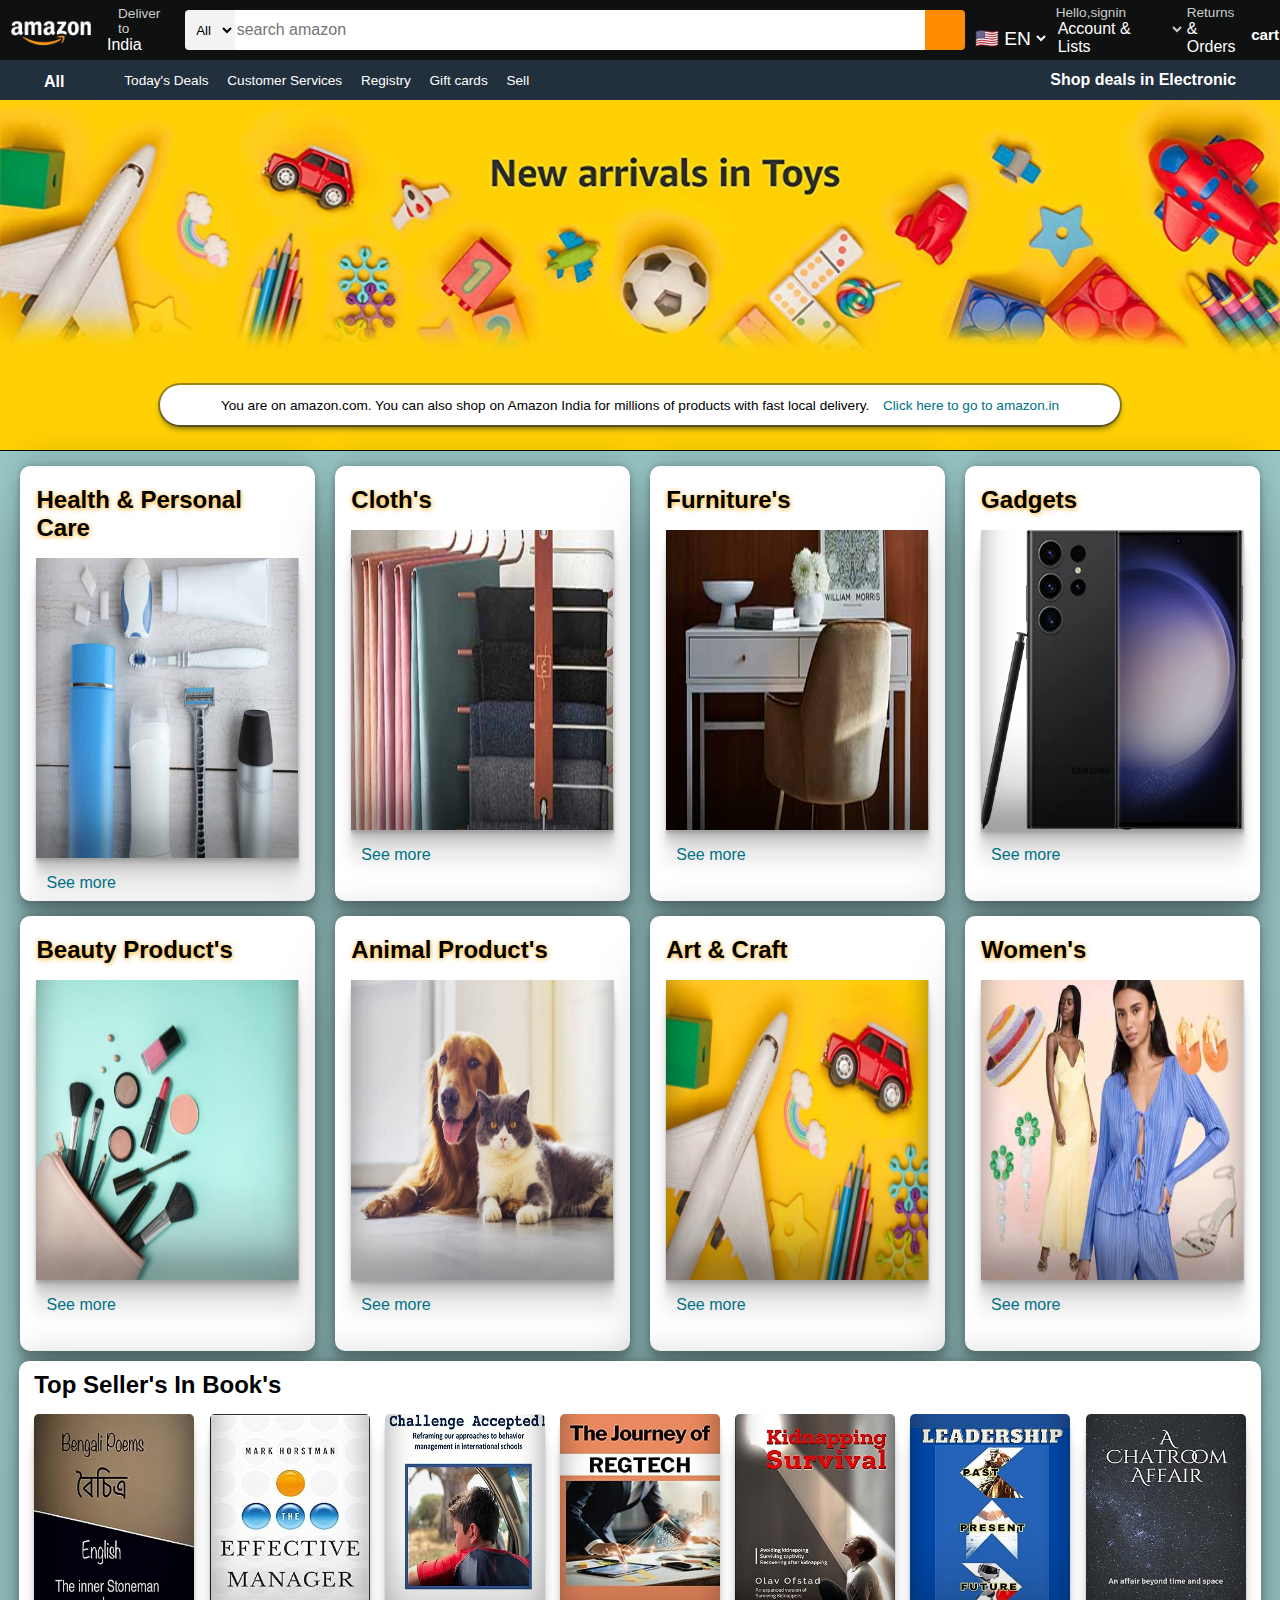
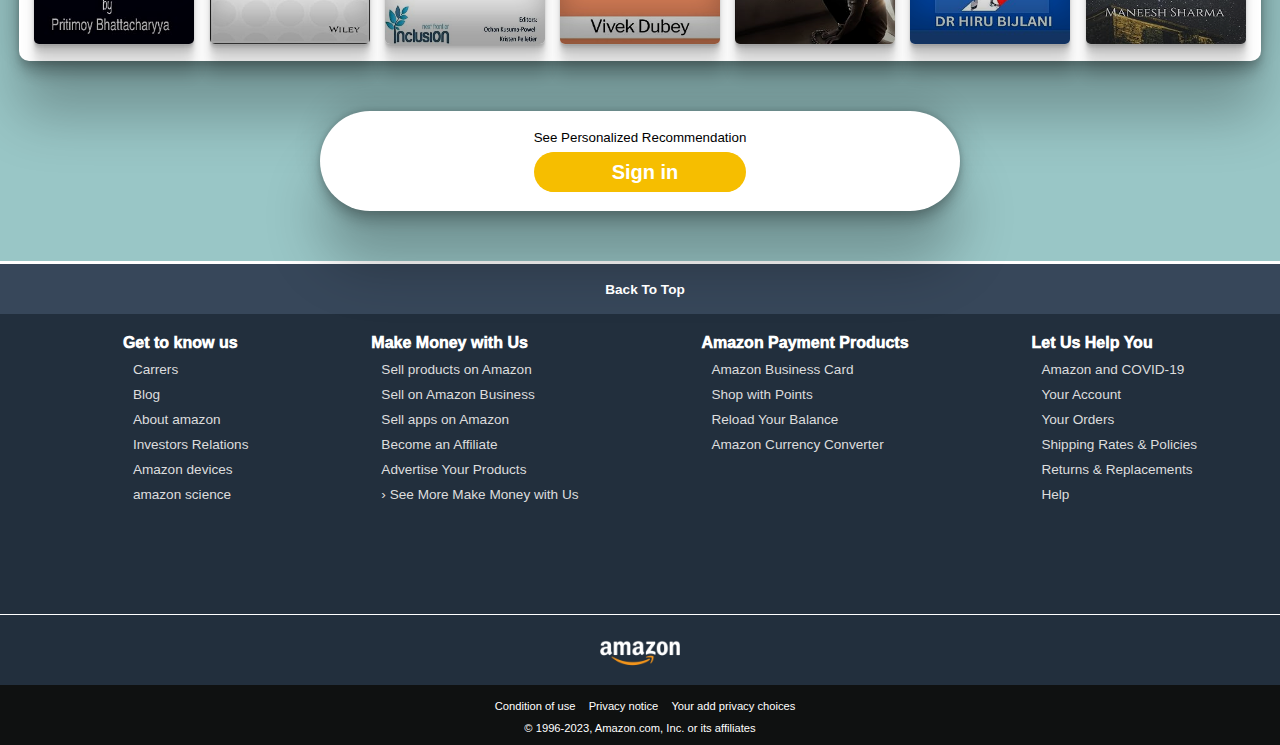
<file: index.html>
<!DOCTYPE html>
<html lang="en">
<head>
    <meta charset="UTF-8">
    <meta name="viewport" content="width=device-width, initial-scale=1.0">
    <title>amazon</title>
    <link rel="stylesheet" href="https://cdnjs.cloudflare.com/ajax/libs/font-awesome/6.4.2/css/all.min.css" integrity="sha512-z3gLpd7yknf1YoNbCzqRKc4qyor8gaKU1qmn+CShxbuBusANI9QpRohGBreCFkKxLhei6S9CQXFEbbKuqLg0DA==" crossorigin="anonymous" referrerpolicy="no-referrer" />
    <link rel="stylesheet" href="style.css">
</head>
<body>
    <header>
        <!-- navbar1 -->
        <div class="navbar">
            <div class="nav-logo border">
                <div class="logo"></div>
            </div>
            <div class="nav-address border">
                <p class="add-first">Deliver to</p>
                <div class="add-icon">
                    <i class="fa-solid fa-location-dot"></i> <!-- icon location-->
                    <p class="add-sec">India</p>
                </div>
            </div>
            <div class="nav-search">
                <select class="search-select">
                    <option>All</option>
                    <option>Toys</option>
                    <option>Baby</option>
                    <option>Electronics</option>
                    <option>Mens</option>
                    <option>Home&Kitchen</option>
                    <option>Movies</option>
                    <option>Software</option>
                    <option>Smartphones & Tablets</option>
                    <option>Laptops</option>
                    <option>Gadgets</option>
                    <option>Tshirts</option>
                    <option>Suits</option>
                    <option>Watches</option>
                    <option>Sports</option>
                    <option>Machine</option>
                    <option>Chairs</option>
                    <option>Board</option>
                    <option>Cars</option>
                </select>
                <input placeholder="search amazon" class="search-input">
                <div class="search-icon">
                    <i class="fa-solid fa-magnifying-glass"></i>
                </div>
            </div>
           <div class="search-lang border">
                <select class="choose-lang">
                <option value="English">🇺🇸 EN</option>
                <option value="Hindi">🇮🇳 HN</option>
                <option value="Canada">🇨🇦 CN</option>
                <option value="Porteguse">🇵🇹 PR</option>
              </select>
           </div>
         <div class="search-signin border">
            <p class="text1">Hello,signin</p>
            <div class="add-acc">
                <i class="fa-regular fa-user"></i>
                <p class="text2">Account & Lists</p>
                <div class="arrow">
                    <select class="choose-acc">
                        <option></option>
                    </select>
                </div>
            </div>
         </div>
            <div class="search-return border">
                <p class="text3">Returns</p>
                <p class="text4">& Orders</p>
            </div>
            <div class="nav-cart border">
                <i class="fa-solid fa-cart-shopping"></i>
                cart
            </div>
        </div> 


<!--                                   pannel                           -->


        <div class="pannel">
            <div class="pannel-all border">
                <i class="fa-solid fa-bars-staggered"></i>
                All
            </div>
            <div class="pannel-ops border">
                <p>Today's Deals</p>
                <p>Customer Services</p>
                <p>Registry</p>
                <p>Gift cards</p>
                <p>Sell</p>
            </div>
            <div class="pannel-deals border">
                Shop deals in Electronic
            </div>
        </div>
    </header>

    <!-- hero section -->
    <div class="hero-section">
        <div class="hero-msg">
            <p>You are on amazon.com. You can also shop on Amazon India for millions of products with fast local delivery. <a href="https://www.amazon.in" target="_main">Click here to go to amazon.in</a></p>
        </div>
    </div>


    <!-- shop section -->
    <div class="shop-sec">
        <div class=" box">
            <div class="box-content">
                <h2>Health & Personal Care</h2>
             <div class="box-img1" style="background-image: url('box2_image.jpg');"></div>
             <p><a href="">See more</a></p>
            </div>
        </div>
        <div class=" box">
            <div class="box-content">
                <h2>Cloth's</h2>
             <div class="box-img2" style="background-image: url('box1_image.jpg');"></div>
             <p><a href="">See more</a></p>
            </div>
        </div>
        <div class=" box">
            <div class="box-content">
                <h2>Furniture's</h2>
             <div class="box-img3" style="background-image: url('box3_image.jpg');"></div>
             <p><a href="">See more</a></p>
            </div>
        </div>
        <div class=" box">
            <div class="box-content">
                <h2>Gadgets</h2>
             <div class="box-img4" style="background-image: url('box4_image.jpg');"></div>
             <p><a href="">See more</a></p>
            </div>
        </div>
        <div class=" box">
            <div class="box-content">
                <h2>Beauty Product's</h2>
             <div class="box-img5" style="background-image: url('box5_image.jpg');"></div>
             <p><a href="">See more</a></p>
            </div>
        </div>
        <div class=" box">
            <div class="box-content">
                <h2>Animal Product's</h2>
             <div class="box-img6" style="background-image: url('box6_image.jpg');"></div>
             <p><a href="">See more</a></p>
            </div>
        </div>
        <div class=" box">
            <div class="box-content">
                <h2>Art & Craft</h2>
             <div class="box-img7" style="background-image: url('box7_image.jpg');"></div>
             <p><a href="">See more</a></p>
            </div>
        </div>
        <div class=" box">
            <div class="box-content">
                <h2>Women's</h2>
             <div class="box-img8" style="background-image: url('box8_image.jpg');"></div>
             <p><a href="">See more</a></p>
            </div>
        </div>
        <div class="books">
            <div class="book-text"><h2>Top Seller's In Book's</h2></div>
            <div class="images ">
             <div class="book-img" style="background-image: url('b1.jpeg');"></div>
             <div class="book-img" style="background-image: url('b2.jpeg');"></div>
             <div class="book-img" style="background-image: url('b3.jpeg');"></div>
             <div class="book-img" style="background-image: url('b4.jpeg');"></div>
             <div class="book-img" style="background-image: url('b5.jpeg');"></div>
             <div class="book-img" style="background-image: url('b6.jpeg');"></div>
             <div class="book-img" style="background-image: url('b7.jpeg');"></div>
            </div>
            
        </div>
    </div>
    <div class="sign-in">
        <div class="in">
          <div class="sign-txt"><small>See Personalized Recommendation</small></div>
          <div class="sign">
           <button><div class="click"><a href="signin.html/" target="_main">Sign in</a></div></button>
         </div>
       </div>
    </div>

    <!-- footer -->

    <footer>
        <div class="footpannel-1">
            <a href="">Back To Top</a>
        </div>
        <div class="footpannel-2">
            <ul>
                <p>Get to know us</p>
                <a href="">Carrers</a>
                <a href="">Blog</a>
                <a href="">About amazon</a>
                <a href="">Investors Relations</a>
                <a href="">Amazon devices</a>
                <a href="">amazon science</a>
            </ul>
            <ul>
                <p>Make Money with Us</p>
                <a href="">Sell products on Amazon</a>
                <a href="">Sell on Amazon Business</a>
                <a href="">Sell apps on Amazon</a>
                <a href="">Become an Affiliate</a>
                <a href="">Advertise Your Products</a>
                <a href="">› See More Make Money with Us</a>
            </ul>
            <ul>
                <p> Amazon Payment Products</p>
                <a href="">Amazon Business Card</a>
                <a href="">Shop with Points</a>
                <a href="">Reload Your Balance</a>
                <a href="">Amazon Currency Converter</a>
            </ul>
            <ul>
                <p> Let Us Help You</p>
                <a href="">Amazon and COVID-19</a>
                <a href="">Your Account</a>
                <a href="">Your Orders</a>
                <a href="">Shipping Rates & Policies</a>
                <a href="">Returns & Replacements</a>
                <a href="">Help</a>
            </ul>
        </div>
        <div class="footpannel-3">
            <div class="logo"></div>
        </div>
        <div class="footpannel-4">
            <div class="pages">
                <a href="">Condition of use</a>
                <a href="">Privacy notice</a>
                <a href="">Your add privacy choices</a>
            </div>
            <div class="copyright">
                © 1996-2023, Amazon.com, Inc. or its affiliates
            </div>
        </div>
    </footer>

</body>
</html>
</file>
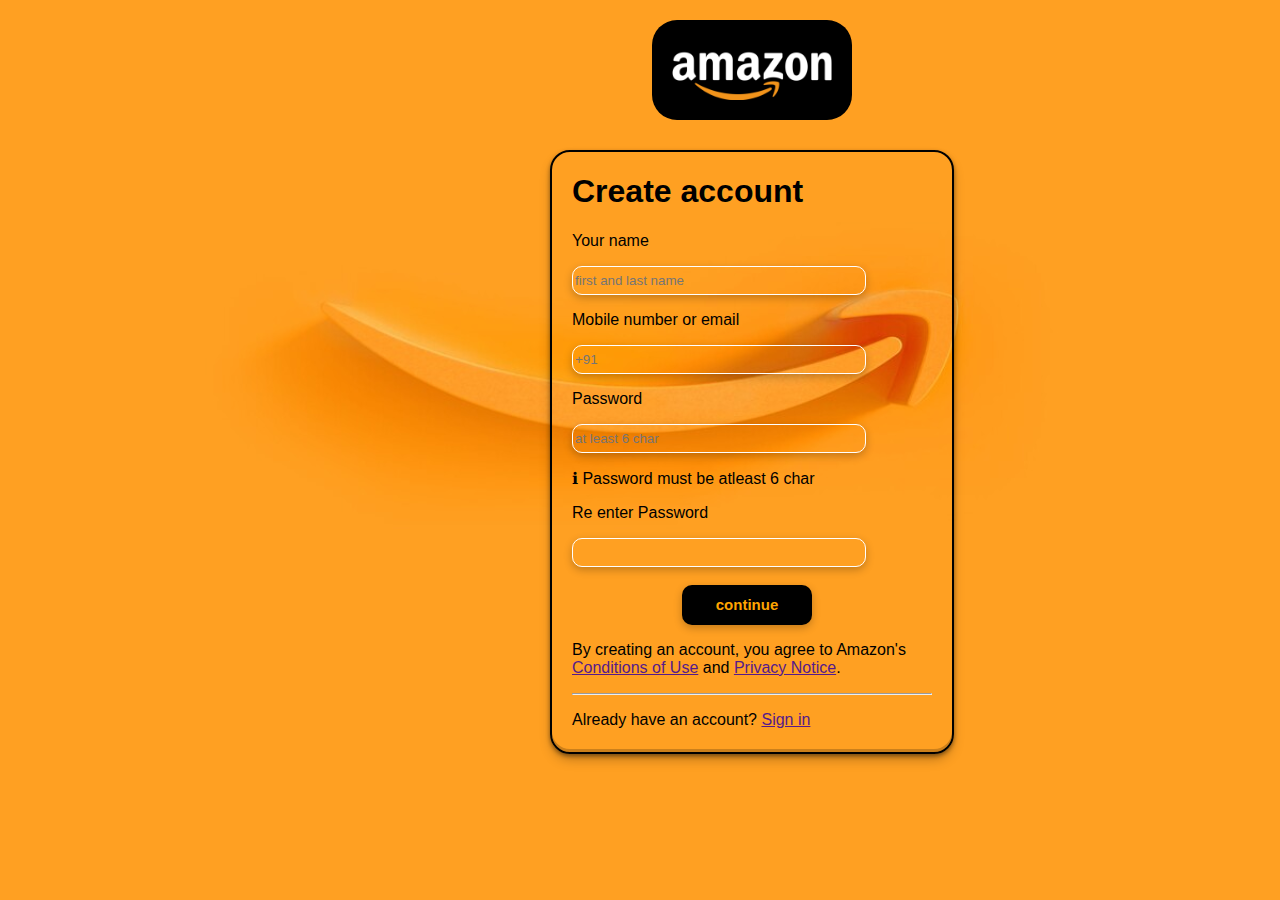
<file: signin.html/index.html>
<!DOCTYPE html>
<html lang="en">
<head>
    <meta charset="UTF-8">
    <meta name="viewport" content="width=device-width, initial-scale=1.0">
    <title>sign in</title>
    <link rel="stylesheet" href="style2.css">
    
</head>
<body>
  <div class="nav-logo border">
    <div class="logo"></div>
  </div>

  <div class="box">
    <div class="container">
      <h1>Create account</h1>
      <p>Your name</p>
      <input placeholder="first and last name" class="search-input">
      <p>Mobile number or email</p>
      <input placeholder="+91" class="search-input">
      <p>Password</p>
      <input placeholder="at least 6 char" class="search-input">
      <p>ℹ︎ Password must be atleast 6 char</p>
      <p>Re enter Password</p>
      <input placeholder="" class="search-input">
      <br><br>
      <button>continue</button>
      <p>By creating an account, you agree to Amazon's <a href="">Conditions of Use</a>  and  <a href=""> Privacy Notice</a>.</p>
      <hr>
      <p>Already have an account? <a href="">Sign in</a></p>
    </div>
  </div>
</body>
</html>
</file>
<file: style.css>
*{
    margin: 0;
    font-family: Arial;
    border: border-box;
}
.navbar{
    height: 60px;
    background-color: #0f1111;
    color: white;
    display: flex;
    align-items: center;
    justify-content: space-evenly;
}
/*logo*/
.nav-logo{
    height: 50px;
    width: 100px; 
}
.logo{
    background-image: url(amazon_logo.png);
    background-size: cover;
    height: 50px;
    width: 100%;
    animation: moving 2s infinite linear  ;
}
@keyframes moving{
    0%{
        transform: translate(0px);
    }
    50%{
        transform: translate(10px);
    }
    100%{
        transform: translate(0px);
    }
}

.border{
    border: 1.5px solid transparent;
}
.border:hover{
    border: 1.5px solid white;
    border-radius: 5px;
}
 /* box2*/
.add-first{
    color: #cccccc;
    font-size: 0.85rem;  /*rem- auto size adjust acc to width*/
    margin-left: 15px;
}
.add-sec{
    font-size: 1rem;
    margin-left: 3px;
}
.add-icon{
    display: flex; /*to set in one line */
    align-items: center;
    margin-left: 1px;
}
 /* box 3 */
.nav-search{
    display: flex;
    justify-content: space-evenly;/*to space evenly*/
    /* align-items: center; */
    /* background-color: darkorange; */
    width: 800px;
    height: 40px;
    border-radius: 5px;
    margin-left: 10px; 
}
.nav-search:hover{
    border: 2px solid orange;
}
.search-select{
    background-color: #f3f3f3;
    width: 50px;
    text-align: center;
    border-top-left-radius:4px;
    border-bottom-left-radius:4px;
    border: none;
}
.search-input{
    width: 100%;
    font-size: 1rem;
    border: none;
}
.search-icon{
    width: 45px;
    border: none;
    display: flex;
    justify-content: center;
    align-items: center;
    font-size: 1.2rem;
    color: #0f1111;
    background-color: darkorange;
    border-top-right-radius:4px;
    border-bottom-right-radius:4px;

}
.search-icon i:hover{
    font-size: 20px;
    color: antiquewhite;
  }
  
.search-lang{
    display: flex;
    justify-content:space-evenly;
    align-items: end;
    background-color:#0f1111;
    width: 90px;
    height: 40px;
}
.choose-lang{
   background-color: #0f1111;
   color: white;  
   border: none;
   font-size: 1.2rem;
}
.add-acc{
    display: flex;
}
.choose-acc{
    background-color: #0f1111;
    color: #cccccc;
    border: none;
}
.text1{
    color: #cccccc;
    font-size: 0.85rem;
}
.text2{
    font-size: 1rem;
}
.fa-regular{
   font-size: 0.85rem;
   margin-top: 1.5px;
   margin-right: 2px;
   color:burlywood;
   animation: icon 0.8s ease-in-out 0s infinite normal ;
   animation-fill-mode: none;
}
@keyframes icon {
    from {
        color: burlywood;
    }
    to {
        color: #0f1111;
    }
}
.text3{
    color: #cccccc;
    font-size: 0.85rem;
}
.text4{
    font-size: 1rem;
}
.nav-cart i{
    font-size: 30px;
}
.nav-cart{
    font-size: 0.95rem;
    font-weight: 700;
}
/* pannel */
.pannel{
    height: 40px;
    background-color: #222f3d;
    display: flex;
    color: white;
    align-items: center;
    justify-content: space-evenly;
}
.pannel-ops p{
    display: inline;
    margin-left: 15px;
}
.pannel-ops{
    width: 70%;
    font-size: 0.85rem;
}
.pannel-deals{
    font-size: 0.95;
    font-weight: 700;
}
.pannel-all{
    font-weight: 700;
}
.pannel-all i{
    font-size: 20px;
}
/* hero section */
.hero-section{
    background-image: url(new.jpeg);
    height: 350px;
    background-size: cover;
    display: flex;
    justify-content: center;
    align-items: flex-end;
    animation: hero 3s ease-in-out  infinite ;
    animation-fill-mode: both;
    animation-play-state: running;
    animation-iteration-count: calc(infinite);
  
}
@keyframes hero{
    0%{background-image: url(new.jpeg);}
   
    50%{background-image: url(beauty.jpeg);}
  
    100%{background-image: url(game.jpeg);}
}

.hero-msg{
    box-shadow: rgba(6, 24, 44, 0.4) 0px 0px 0px 2px, rgba(6, 24, 44, 0.65) 0px 4px 6px -1px, rgba(255, 255, 255, 0.08) 0px 1px 0px inset;
    background-color: white;
    color: black;
    height: 40px;
    display: flex;
    align-items: center;
    justify-content: center;
    font-size: 0.85rem;
    width: 75%;
    margin-bottom: 25px;
    border-radius: 20px;
    animation:move 1s infinite  ease-in-out;
    animation-direction: alternate-reverse;
}
@keyframes move{
    0%{
        transform: translate(0px);
    }
    50%{
        transform: translate(10px);
    }
    100%{
        transform: translate(0px);
    }
}
.hero-msg:hover{
    background-color:black;
    color: white;
}
.hero-msg a{
    color: #007185;
    text-decoration: none;
}
.hero-msg a:hover{
    color: pink;
    text-decoration: underline;
}
/* shop sec */
.shop-sec{
    display: flex;
    flex-wrap: wrap;
    justify-content: space-evenly;
    background-color:rgba(0, 113, 113,0.4);
    border-top: 1px solid black;
}
.box{
    height: 400px;
    width: 23%;
    background-color: white;
    padding: 20px 0px 15px;
    margin-top: 15px;
    border-radius: 10px;
    box-shadow: rgba(0, 0, 0, 0.25) 0px 54px 55px, rgba(0, 0, 0, 0.12) 0px -12px 30px, rgba(0, 0, 0, 0.12) 0px 4px 6px, rgba(0, 0, 0, 0.17) 0px 12px 13px, rgba(0, 0, 0, 0.09) 0px -3px 5px;
}

.box-img1{
    height: 300px;
    background-size: 100% 100%;
    background-repeat: no-repeat;
    margin-top: 1rem;
    margin-bottom: 1rem;
    box-shadow: rgba(0, 0, 0, 0.17) 0px -23px 25px 0px inset, rgba(0, 0, 0, 0.15) 0px -36px 30px 0px inset, rgba(0, 0, 0, 0.1) 0px -79px 40px 0px inset, rgba(0, 0, 0, 0.06) 0px 2px 1px, rgba(0, 0, 0, 0.09) 0px 4px 2px, rgba(0, 0, 0, 0.09) 0px 8px 4px, rgba(0, 0, 0, 0.09) 0px 16px 8px, rgba(0, 0, 0, 0.09) 0px 32px 16px;
    animation: img1 3s ease-in-out calc(1) ;
    animation-delay: 1s;
}
@keyframes img1{
    from{background-image: url(box2_image.jpg);}
    to{background-image: url("https://img.freepik.com/premium-photo/skin-care-products-healthcare-procedures-concept-hygiene-cosmetic-healthy-lifestyle-spa_266732-20971.jpg");}
}
.box-img1:hover{
    border-radius: 20px;
    border: 1px solid black;
}
.box-img2{
    height: 300px;
    background-size: 100% 100%;
    background-repeat: no-repeat;
    margin-top: 1rem;
    margin-bottom: 1rem;
    box-shadow: rgba(0, 0, 0, 0.17) 0px -23px 25px 0px inset, rgba(0, 0, 0, 0.15) 0px -36px 30px 0px inset, rgba(0, 0, 0, 0.1) 0px -79px 40px 0px inset, rgba(0, 0, 0, 0.06) 0px 2px 1px, rgba(0, 0, 0, 0.09) 0px 4px 2px, rgba(0, 0, 0, 0.09) 0px 8px 4px, rgba(0, 0, 0, 0.09) 0px 16px 8px, rgba(0, 0, 0, 0.09) 0px 32px 16px;
    animation: img2 3s ease-in-out calc(1) ;
    animation-delay: 6s;
}
@keyframes img2{
    from{background-image: url(box1_image.jpg);}
    to{background-image: url("https://img.freepik.com/free-photo/cute-woman-bright-hat-purple-blouse-is-leaning-stand-with-dresses-posing-with-package-isolated-background_197531-17610.jpg");}
}
.box-img2:hover{
    border-radius: 20px;
    border: 1px solid black;
}
.box-img3{
    height: 300px;
    background-size: 100% 100%;
    background-repeat: no-repeat;
    margin-top: 1rem;
    margin-bottom: 1rem;
    box-shadow: rgba(0, 0, 0, 0.17) 0px -23px 25px 0px inset, rgba(0, 0, 0, 0.15) 0px -36px 30px 0px inset, rgba(0, 0, 0, 0.1) 0px -79px 40px 0px inset, rgba(0, 0, 0, 0.06) 0px 2px 1px, rgba(0, 0, 0, 0.09) 0px 4px 2px, rgba(0, 0, 0, 0.09) 0px 8px 4px, rgba(0, 0, 0, 0.09) 0px 16px 8px, rgba(0, 0, 0, 0.09) 0px 32px 16px;
    animation: img3 3s ease-in-out calc(1);
    animation-delay: 12s;
}
@keyframes img3{
    from{background-image: url(box3_image.jpg);}
    to{background-image: url("https://st4.depositphotos.com/1023934/37752/i/450/depositphotos_377527168-stock-photo-interior-design-modern-living-room.jpg");}
}
.box-img3:hover{
    border-radius: 20px;
    border: 1px solid black;
}
.box-img4{
    height: 300px;
    background-size: 100% 100%;
    background-repeat: no-repeat;
    margin-top: 1rem;
    margin-bottom: 1rem;
    box-shadow: rgba(0, 0, 0, 0.17) 0px -23px 25px 0px inset, rgba(0, 0, 0, 0.15) 0px -36px 30px 0px inset, rgba(0, 0, 0, 0.1) 0px -79px 40px 0px inset, rgba(0, 0, 0, 0.06) 0px 2px 1px, rgba(0, 0, 0, 0.09) 0px 4px 2px, rgba(0, 0, 0, 0.09) 0px 8px 4px, rgba(0, 0, 0, 0.09) 0px 16px 8px, rgba(0, 0, 0, 0.09) 0px 32px 16px;
    animation: img4 3s ease-in-out calc(1) ;
    animation-delay: 18s;
}
@keyframes img4{
    from{background-image: url(box4_image.jpg);}
    to{background-image: url("https://images.unsplash.com/photo-1609081219090-a6d81d3085bf?ixlib=rb-4.0.3&ixid=M3wxMjA3fDB8MHxzZWFyY2h8Mnx8Z2FkZ2V0c3xlbnwwfHwwfHx8MA%3D%3D&w=1000&q=80");}
}
.box-img4:hover{
    border-radius: 20px;
    border: 1px solid black;
}
.box-img5{
    height: 300px;
    background-size: 100% 100%;
    background-repeat: no-repeat;
    margin-top: 1rem;
    margin-bottom: 1rem;
    box-shadow: rgba(0, 0, 0, 0.17) 0px -23px 25px 0px inset, rgba(0, 0, 0, 0.15) 0px -36px 30px 0px inset, rgba(0, 0, 0, 0.1) 0px -79px 40px 0px inset, rgba(0, 0, 0, 0.06) 0px 2px 1px, rgba(0, 0, 0, 0.09) 0px 4px 2px, rgba(0, 0, 0, 0.09) 0px 8px 4px, rgba(0, 0, 0, 0.09) 0px 16px 8px, rgba(0, 0, 0, 0.09) 0px 32px 16px;
    animation: img5 3s ease-in-out calc(1) ;
    animation-delay: 24s;
}
@keyframes img5{
    from{background-image: url(box5_image.jpg);}
    to{background-image: url("https://media.allure.com/photos/64cbe5cd825d487ade17681a/1:1/w_1600%2Cc_limit/Gallery_Note.png");}
}
.box-img5:hover{
    border-radius: 20px;
    border: 1px solid black;
}
.box-img6{
    height: 300px;
    background-size: 100% 100%;
    background-repeat: no-repeat;
    margin-top: 1rem;
    margin-bottom: 1rem;
    box-shadow: rgba(0, 0, 0, 0.17) 0px -23px 25px 0px inset, rgba(0, 0, 0, 0.15) 0px -36px 30px 0px inset, rgba(0, 0, 0, 0.1) 0px -79px 40px 0px inset, rgba(0, 0, 0, 0.06) 0px 2px 1px, rgba(0, 0, 0, 0.09) 0px 4px 2px, rgba(0, 0, 0, 0.09) 0px 8px 4px, rgba(0, 0, 0, 0.09) 0px 16px 8px, rgba(0, 0, 0, 0.09) 0px 32px 16px;
    animation: img6 3s ease-in-out calc(1) ;
    animation-delay: 30s;
}
@keyframes img6{
    from{background-image: url(box6_image.jpg);}
    to{background-image: url("https://manchanda.digitalerp.biz/images/506683Pet%20Conditioner.jpg");}
}
.box-img6:hover{
    border-radius: 20px;
    border: 1px solid black;
}
.box-img7{
    height: 300px;
    background-size: 100% 100%;
    background-repeat: no-repeat;
    margin-top: 1rem;
    margin-bottom: 1rem;
    box-shadow: rgba(0, 0, 0, 0.17) 0px -23px 25px 0px inset, rgba(0, 0, 0, 0.15) 0px -36px 30px 0px inset, rgba(0, 0, 0, 0.1) 0px -79px 40px 0px inset, rgba(0, 0, 0, 0.06) 0px 2px 1px, rgba(0, 0, 0, 0.09) 0px 4px 2px, rgba(0, 0, 0, 0.09) 0px 8px 4px, rgba(0, 0, 0, 0.09) 0px 16px 8px, rgba(0, 0, 0, 0.09) 0px 32px 16px;
    animation: img7 3s ease-in-out calc(1) ;
    animation-delay: 36s;
}
@keyframes img7{
    from{background-image: url(box7_image.jpg);}
    to{background-image: url("https://www.shutterstock.com/shutterstock/photos/79075390/display_1500/stock-photo-back-to-school-supplies-isolated-79075390.jpg");}
}
.box-img7:hover{
    border-radius: 20px;
    border: 1px solid black;
}
.box-img8{
    height: 300px;
    background-size: 100% 100%;
    background-repeat: no-repeat;
    margin-top: 1rem;
    margin-bottom: 1rem;
    box-shadow: rgba(0, 0, 0, 0.17) 0px -23px 25px 0px inset, rgba(0, 0, 0, 0.15) 0px -36px 30px 0px inset, rgba(0, 0, 0, 0.1) 0px -79px 40px 0px inset, rgba(0, 0, 0, 0.06) 0px 2px 1px, rgba(0, 0, 0, 0.09) 0px 4px 2px, rgba(0, 0, 0, 0.09) 0px 8px 4px, rgba(0, 0, 0, 0.09) 0px 16px 8px, rgba(0, 0, 0, 0.09) 0px 32px 16px;
    animation: img8 3s ease-in-out calc(1) ;
    animation-delay: 42s;
}
@keyframes img8{
    from{background-image: url(box8_image.jpg);}
    to{background-image: url("[data-uri]");}
}
.box-img8:hover{
    border-radius: 20px;
    border: 1px solid black;
}
.box-content{
    margin-left: 1rem;
    margin-right: 1rem;
}
.box-content a{
    color:#007185;
}
.box-content a:hover{
    color:brown;
    text-decoration: underline;
}
.box-content h2{
   text-transform:capitalize;
   text-shadow: 0.5px 0.5px 5px orange;  
}
.books{
    height: 300px;
    width: 97%;
    background-color:white;
    border-radius: 10px;
    margin-top: 10px;
    box-shadow: rgba(0, 0, 0, 0.25) 0px 54px 55px, rgba(0, 0, 0, 0.12) 0px -12px 30px, rgba(0, 0, 0, 0.12) 0px 4px 6px, rgba(0, 0, 0, 0.17) 0px 12px 13px, rgba(0, 0, 0, 0.09) 0px -3px 5px;
}

.images{
    display: flex;
    justify-content: space-evenly;
    padding-top: 15px;
}
.book-img{
    height: 230px;
    width: 160px;
    background-size: 100% 100%;
    border-radius: 5px;
    box-shadow: rgba(0, 0, 0, 0.17) 0px -23px 25px 0px inset, rgba(0, 0, 0, 0.15) 0px -36px 30px 0px inset, rgba(0, 0, 0, 0.1) 0px -79px 40px 0px inset, rgba(0, 0, 0, 0.06) 0px 2px 1px, rgba(0, 0, 0, 0.09) 0px 4px 2px, rgba(0, 0, 0, 0.09) 0px 8px 4px, rgba(0, 0, 0, 0.09) 0px 16px 8px, rgba(0, 0, 0, 0.09) 0px 32px 16px;
}
.book-text{
    margin-top: 10px;
    margin-left: 15px;
}


.sign-in{
    height: 200px;
    width: 100%;
    background-color:rgba(0, 113, 113,0.4);
    display: flex;
    justify-content: center;
    align-items: center;
}
.in{
    background-color: white;
    height: 100px;
    width: 50%;
    display: grid;
    justify-content: center;
    align-items: center;
    border-radius: 50px;
    box-shadow: rgba(0, 0, 0, 0.25) 0px 54px 55px, rgba(0, 0, 0, 0.12) 0px -12px 30px, rgba(0, 0, 0, 0.12) 0px 4px 6px, rgba(0, 0, 0, 0.17) 0px 12px 13px, rgba(0, 0, 0, 0.09) 0px -3px 5px;

    
}
.sign-txt{
    display: grid;
    justify-content: center;
    align-items:center ;
    margin-top: 15px;
}
.sign{
    background-color:rgb(246,190,0);
    display: grid;
    justify-content: center;
    align-items:center ;
    height: 40px;
    margin-bottom: 15px;
    border-radius: 50px;
   
}
.sign:hover{
    border: 1px solid black;
}
.click a{
    color: white;
    font-size: 20px;
    font-weight: bolder;
}
button{
    background-color:rgb(246,190,0); 
    border-radius: 25px;
    border: none;
    height: 40px;
    width: 210px;
    transition: all 0.2s ease;
    cursor:progress;

}
button:active{
    transform: scale(0.3);
}


    



  /* footer */
footer{
    margin-top: 3px;
}

.footpannel-1{
    background-color: #37475a;
    color: white;
    height: 50px;
   display: flex;
   justify-content: center;
   align-items: center;
   font-size: 0.85rem;
   font-weight: 700;
  }
.footpannel-2{
    background-color: #222f3d;
    color: white;
    height: 300px;
    display: flex;
    justify-content: space-evenly;
}
ul{
    margin-top: 20px;
}
ul a{
    display: block;
    color: #dddddd;
    text-decoration: none;
    margin-top: 10px;
    font-size: 0.85rem;
}
ul a:hover{
    text-decoration: underline;
}
ul p{
    font-weight: 1000;
}
.footpannel-3{
    background-color: #222f3d;
    color: white;
    border-top: 0.5px solid white;
    height: 70px;
    display: flex;
    justify-content: center;
    align-items: center;
}
.logo{
    background-image: url(amazon_logo.png);
    background-size: cover;
    height: 50px;
    width: 100px;
}
.footpannel-4{
    background-color: #0f1111;
    color: white ;
    font-size: 0.7rem;
    text-align: center;
    /* display: flex;
    justify-content: center;
    align-items: center;*/
    height: 60px;
}
.pages{
    padding-top: 15px;
}
.pages a:hover{
    text-decoration: underline;
}
.copyright{
    margin-top: 10px;
}
a{
    color: white;
    text-decoration: none;
    margin-left: 10px;
}
</file>
<file: signin.html/style2.css>
body{
    background-image: url(s5.jpeg);
    background-size: cover;
    font-family:Arial, Helvetica, sans-serif;
    color: white;
    animation: name 6s ease-in-out 2s calc(1) ;
    
   
} 
@keyframes name{
    from{background-image: url(s5.jpeg);}
    to{background-image: url(sign.jpeg); }
}
.box{
    height: 600px;
    width: 400px;
    position: absolute;
    left: 550px;
    top: 150px;
    background-color:transparent;
    border: 2px solid black;
    border-radius: 20px;
    box-shadow: rgba(0, 0, 0, 0.4) 0px 2px 4px, rgba(0, 0, 0, 0.3) 0px 7px 13px -3px, rgba(0, 0, 0, 0.2) 0px -3px 0px inset;
}
.logo{
    background-image: url(amazon_logo.png);
    background-size: cover;
    height: 80px;
    width: 100%;
}
.nav-logo{
    height: 100px;
    width: 200px; 
    position: absolute;
    left: 652px;
    top: 20px;
    background-color: black;
    border-radius: 25px;
   
}
.container{
    margin-left: 20px;
    margin-right: 20px;
}
.search-input{
    background-color: transparent;
    color: black;
    border: 1px solid white;
    border-radius: 10px;
    height: 25px;
    width: 80%;
    box-shadow: rgba(0, 0, 0, 0.24) 0px 3px 8px;
}
.search-input:hover{
    box-shadow: rgba(50, 50, 93, 0.25) 0px 30px 60px -12px inset, rgba(0, 0, 0, 0.3) 0px 18px 36px -18px inset;
    
}
h1{
    color: black;
    animation: h 6s ease-in-out 2s calc(1) ;
}
@keyframes h {
    from{ color: black; }
    to{color: white;}
}
p{
    color: black;
    animation: h 6s ease-in-out 2s calc(1) ;
}
button{
    background-color: black;
    color: orange;
    border: none;
    height: 40px;
    width: 130px;
    border-radius: 10px;
    margin-left: 110px;
    font-weight: 900;
    font-size: 15px;
    box-shadow: rgba(0, 0, 0, 0.24) 0px 3px 8px;
    transition: all 0.2s ease;
}
button:active{
    transform: scale(0.3);
}
button:hover{
    border: 1px solid white;
    box-shadow: 0 0 5px wheat, 0 0 25px wheat , 0 0 50px wheat , 0 0 100px wheat , 0 0 200px wheat;
}
</file>
